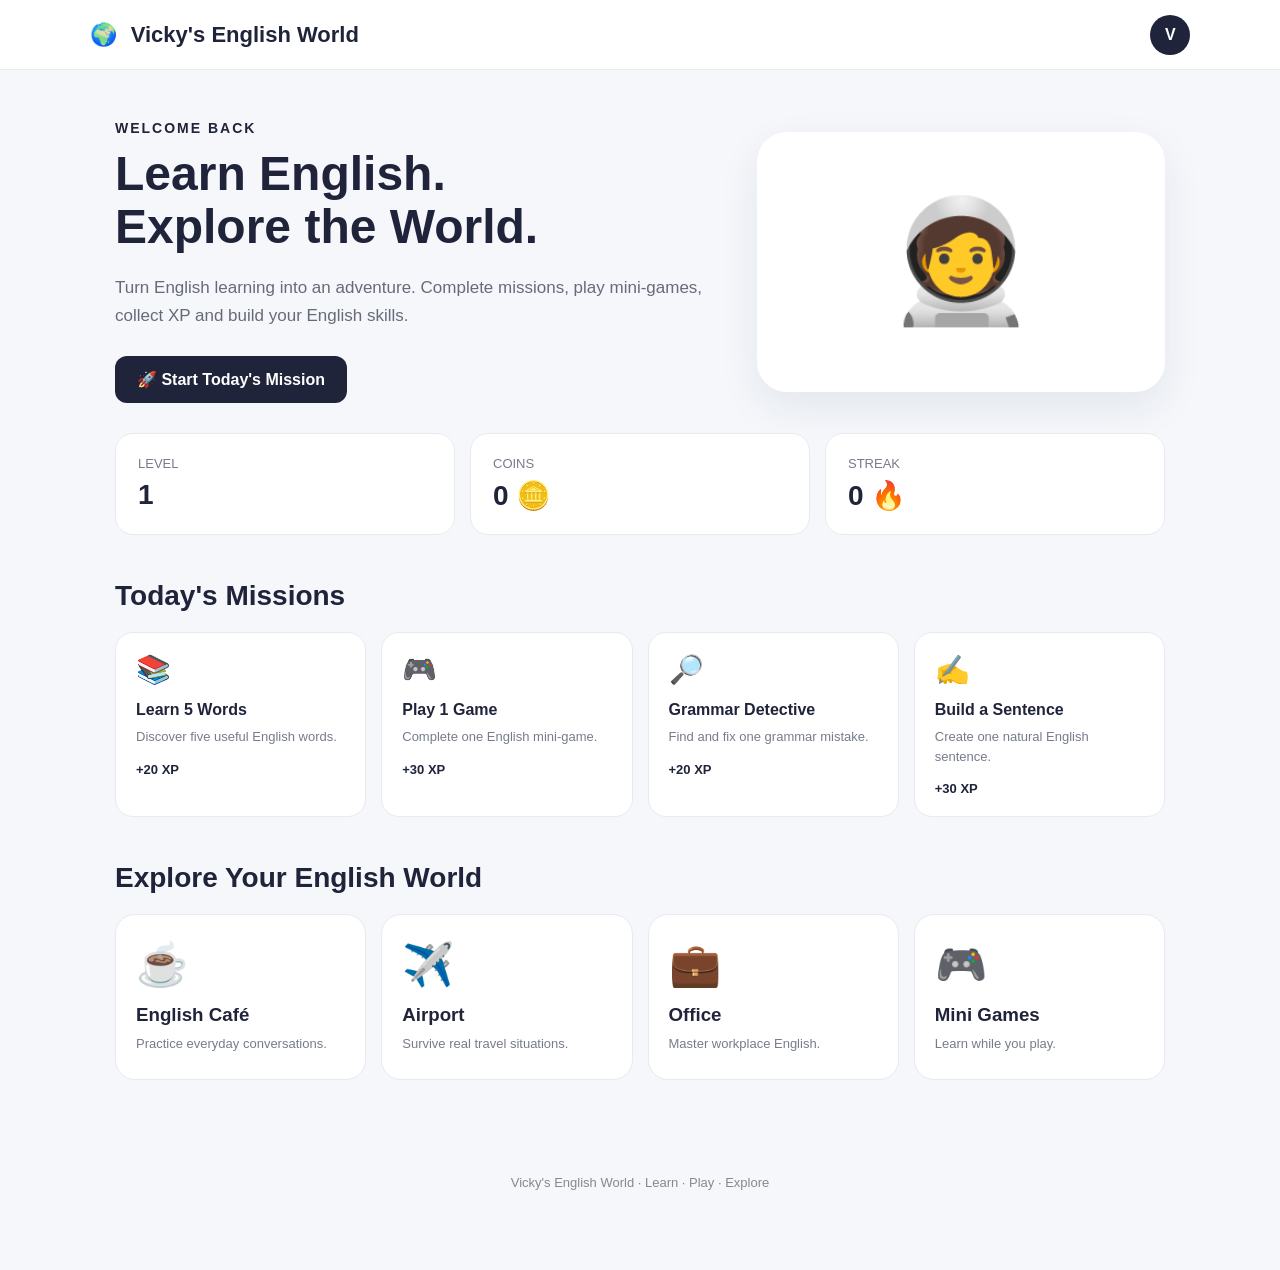
<file: index.html>
<!DOCTYPE html>
<html lang="en">
<head>
  <meta charset="UTF-8">
  <meta name="viewport" content="width=device-width, initial-scale=1.0">
  <title>Vicky's English World</title>

  <style>
    * {
      box-sizing: border-box;
      margin: 0;
      padding: 0;
    }

    body {
      font-family: Arial, sans-serif;
      background: #f5f7fb;
      color: #20243a;
      min-height: 100vh;
    }

    .topbar {
      height: 70px;
      display: flex;
      align-items: center;
      justify-content: space-between;
      padding: 0 7%;
      background: white;
      border-bottom: 1px solid #e8eaf0;
    }

    .logo {
      font-size: 22px;
      font-weight: bold;
    }

    .logo span {
      margin-right: 8px;
    }

    .avatar {
      width: 40px;
      height: 40px;
      border-radius: 50%;
      background: #20243a;
      color: white;
      display: flex;
      align-items: center;
      justify-content: center;
      font-weight: bold;
    }

    .hero {
      max-width: 1100px;
      margin: 50px auto 30px;
      padding: 0 25px;
      display: grid;
      grid-template-columns: 1.5fr 1fr;
      gap: 30px;
      align-items: center;
    }

    .tag {
      font-size: 14px;
      font-weight: bold;
      letter-spacing: 2px;
      margin-bottom: 12px;
    }

    h1 {
      font-size: 48px;
      line-height: 1.1;
      margin-bottom: 20px;
    }

    .hero p {
      color: #666b7a;
      font-size: 17px;
      line-height: 1.7;
      margin-bottom: 25px;
    }

    .button {
      display: inline-block;
      padding: 14px 22px;
      background: #20243a;
      color: white;
      border-radius: 12px;
      text-decoration: none;
      font-weight: bold;
    }

    .character {
      min-height: 260px;
      border-radius: 30px;
      background: white;
      display: flex;
      align-items: center;
      justify-content: center;
      font-size: 120px;
      box-shadow: 0 15px 40px rgba(30, 35, 60, 0.08);
    }

    .stats {
      max-width: 1100px;
      margin: 30px auto;
      padding: 0 25px;
      display: grid;
      grid-template-columns: repeat(3, 1fr);
      gap: 15px;
    }

    .stat {
      background: white;
      padding: 22px;
      border-radius: 18px;
      border: 1px solid #e8eaf0;
    }

    .stat-title {
      color: #777c8c;
      font-size: 13px;
      margin-bottom: 8px;
    }

    .stat-value {
      font-size: 28px;
      font-weight: bold;
    }

    .section {
      max-width: 1100px;
      margin: 45px auto;
      padding: 0 25px;
    }

    .section h2 {
      font-size: 28px;
      margin-bottom: 20px;
    }

    .missions {
      display: grid;
      grid-template-columns: repeat(4, 1fr);
      gap: 15px;
    }

    .mission {
      background: white;
      border: 1px solid #e8eaf0;
      border-radius: 18px;
      padding: 20px;
    }

    .mission-icon {
      font-size: 28px;
      margin-bottom: 15px;
    }

    .mission h3 {
      font-size: 16px;
      margin-bottom: 8px;
    }

    .mission p {
      color: #777c8c;
      font-size: 13px;
      line-height: 1.5;
    }

    .xp {
      margin-top: 15px;
      font-weight: bold;
      font-size: 13px;
    }

    .world {
      display: grid;
      grid-template-columns: repeat(4, 1fr);
      gap: 15px;
    }

    .world-card {
      background: white;
      border-radius: 20px;
      padding: 25px 20px;
      border: 1px solid #e8eaf0;
      text-decoration: none;
      color: #20243a;
      transition: transform 0.2s;
    }

    .world-card:hover {
      transform: translateY(-5px);
    }

    .world-icon {
      font-size: 42px;
      margin-bottom: 15px;
    }

    .world-card h3 {
      margin-bottom: 8px;
    }

    .world-card p {
      color: #777c8c;
      font-size: 13px;
      line-height: 1.5;
    }

    footer {
      text-align: center;
      padding: 50px 20px 80px;
      color: #888;
      font-size: 13px;
    }

    @media (max-width: 800px) {
      .hero {
        grid-template-columns: 1fr;
      }

      h1 {
        font-size: 38px;
      }

      .missions,
      .world {
        grid-template-columns: repeat(2, 1fr);
      }

      .stats {
        grid-template-columns: 1fr;
      }
    }

    @media (max-width: 500px) {
      .missions,
      .world {
        grid-template-columns: 1fr;
      }
    }
  </style>
</head>

<body>

  <header class="topbar">
    <div class="logo">
      <span>🌍</span> Vicky's English World
    </div>

    <div class="avatar">V</div>
  </header>

  <main>

    <section class="hero">
      <div>
        <div class="tag">WELCOME BACK</div>

        <h1>Learn English.<br>Explore the World.</h1>

        <p>
          Turn English learning into an adventure.
          Complete missions, play mini-games,
          collect XP and build your English skills.
        </p>

        <a href="#missions" class="button">
          🚀 Start Today's Mission
        </a>
      </div>

      <div class="character">
        🧑‍🚀
      </div>
    </section>


    <section class="stats">

      <div class="stat">
        <div class="stat-title">LEVEL</div>
        <div class="stat-value">1</div>
      </div>

      <div class="stat">
        <div class="stat-title">COINS</div>
        <div class="stat-value">0 🪙</div>
      </div>

      <div class="stat">
        <div class="stat-title">STREAK</div>
        <div class="stat-value">0 🔥</div>
      </div>

    </section>


    <section class="section" id="missions">

      <h2>Today's Missions</h2>

      <div class="missions">

        <div class="mission">
          <div class="mission-icon">📚</div>
          <h3>Learn 5 Words</h3>
          <p>Discover five useful English words.</p>
          <div class="xp">+20 XP</div>
        </div>

        <div class="mission">
          <div class="mission-icon">🎮</div>
          <h3>Play 1 Game</h3>
          <p>Complete one English mini-game.</p>
          <div class="xp">+30 XP</div>
        </div>

        <div class="mission">
          <div class="mission-icon">🔎</div>
          <h3>Grammar Detective</h3>
          <p>Find and fix one grammar mistake.</p>
          <div class="xp">+20 XP</div>
        </div>

        <div class="mission">
          <div class="mission-icon">✍️</div>
          <h3>Build a Sentence</h3>
          <p>Create one natural English sentence.</p>
          <div class="xp">+30 XP</div>
        </div>

      </div>

    </section>


    <section class="section">

      <h2>Explore Your English World</h2>

      <div class="world">

        <a class="world-card" href="#">
          <div class="world-icon">☕</div>
          <h3>English Café</h3>
          <p>Practice everyday conversations.</p>
        </a>

        <a class="world-card" href="#">
          <div class="world-icon">✈️</div>
          <h3>Airport</h3>
          <p>Survive real travel situations.</p>
        </a>

        <a class="world-card" href="#">
          <div class="world-icon">💼</div>
          <h3>Office</h3>
          <p>Master workplace English.</p>
        </a>

        <a class="world-card" href="games.html">
          <div class="world-icon">🎮</div>
          <h3>Mini Games</h3>
          <p>Learn while you play.</p>
        </a>

      </div>

    </section>

  </main>


  <footer>
    Vicky's English World · Learn · Play · Explore
  </footer>

</body>
</html>
</file>
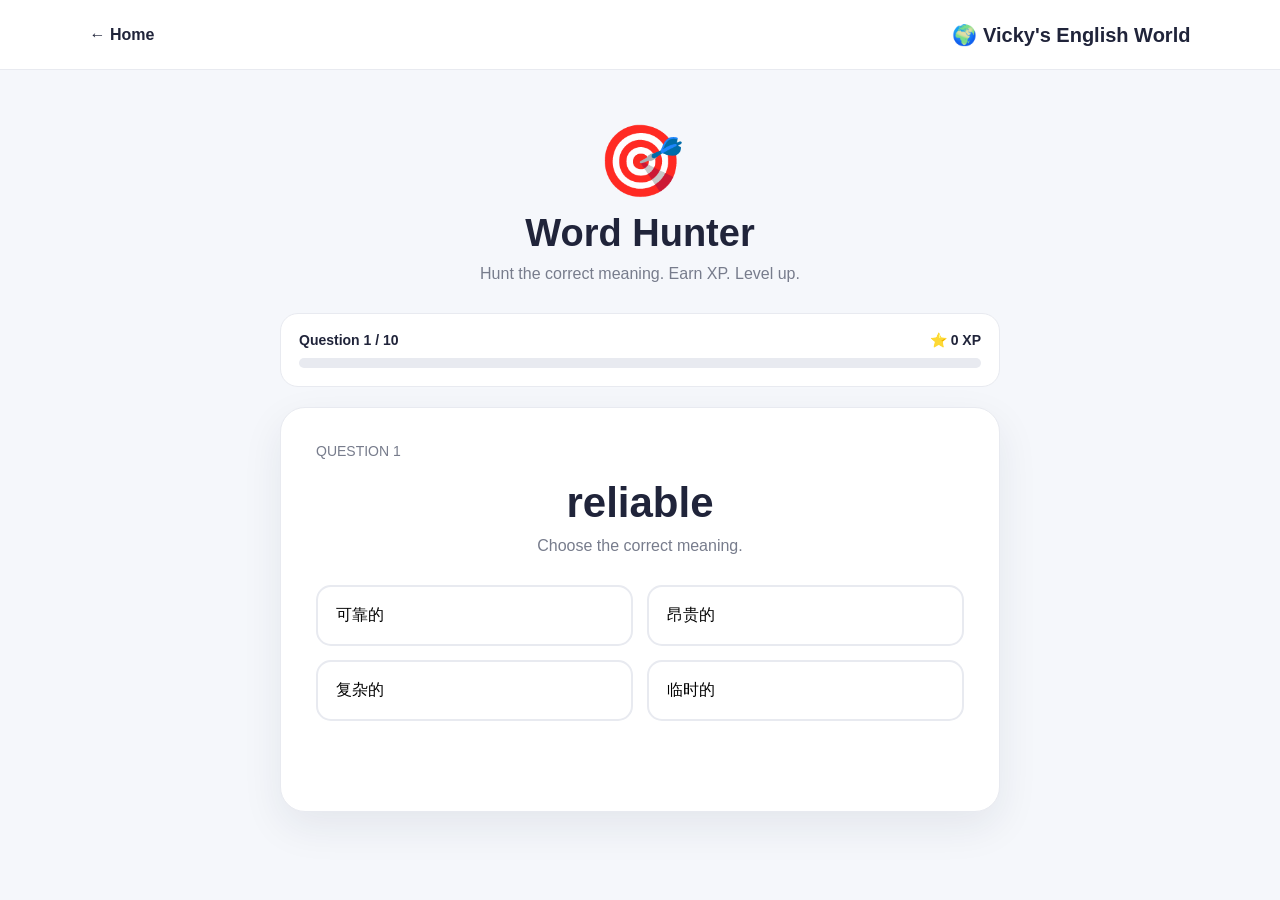
<file: games.html>
<!DOCTYPE html>
<html lang="en">
<head>
  <meta charset="UTF-8">
  <meta name="viewport" content="width=device-width, initial-scale=1.0">
  <title>Word Hunter | Vicky's English World</title>

  <style>
    * {
      box-sizing: border-box;
      margin: 0;
      padding: 0;
    }

    body {
      font-family: Arial, sans-serif;
      background: #f5f7fb;
      color: #20243a;
      min-height: 100vh;
    }

    .topbar {
      height: 70px;
      background: white;
      border-bottom: 1px solid #e8eaf0;
      display: flex;
      align-items: center;
      justify-content: space-between;
      padding: 0 7%;
    }

    .back {
      color: #20243a;
      text-decoration: none;
      font-weight: bold;
    }

    .logo {
      font-weight: bold;
      font-size: 20px;
    }

    .game {
      max-width: 760px;
      margin: 50px auto;
      padding: 0 20px;
    }

    .game-header {
      text-align: center;
      margin-bottom: 30px;
    }

    .game-icon {
      font-size: 70px;
      margin-bottom: 10px;
    }

    .game-header h1 {
      font-size: 38px;
      margin-bottom: 10px;
    }

    .game-header p {
      color: #777c8c;
    }

    .progress-box {
      background: white;
      border-radius: 18px;
      padding: 18px;
      margin-bottom: 20px;
      border: 1px solid #e8eaf0;
    }

    .progress-info {
      display: flex;
      justify-content: space-between;
      margin-bottom: 10px;
      font-size: 14px;
      font-weight: bold;
    }

    .progress {
      height: 10px;
      background: #e8eaf0;
      border-radius: 20px;
      overflow: hidden;
    }

    .progress-bar {
      height: 100%;
      width: 0%;
      background: #20243a;
      transition: width 0.3s;
    }

    .question-card {
      background: white;
      border-radius: 25px;
      padding: 35px;
      border: 1px solid #e8eaf0;
      box-shadow: 0 15px 40px rgba(30, 35, 60, 0.08);
    }

    .question-number {
      color: #777c8c;
      font-size: 14px;
      margin-bottom: 15px;
    }

    .word {
      font-size: 42px;
      font-weight: bold;
      text-align: center;
      margin: 20px 0 10px;
    }

    .question {
      text-align: center;
      color: #777c8c;
      margin-bottom: 30px;
    }

    .options {
      display: grid;
      grid-template-columns: 1fr 1fr;
      gap: 14px;
    }

    .option {
      border: 2px solid #e8eaf0;
      background: white;
      border-radius: 15px;
      padding: 18px;
      font-size: 16px;
      cursor: pointer;
      text-align: left;
      transition: 0.2s;
    }

    .option:hover {
      transform: translateY(-2px);
      border-color: #20243a;
    }

    .option.correct {
      border-color: #20243a;
      background: #eef0f7;
    }

    .option.wrong {
      border-color: #777;
      background: #f1f1f1;
    }

    .feedback {
      text-align: center;
      margin-top: 25px;
      min-height: 30px;
      font-weight: bold;
    }

    .next {
      display: block;
      width: 100%;
      border: none;
      background: #20243a;
      color: white;
      padding: 15px;
      border-radius: 13px;
      margin-top: 20px;
      font-size: 16px;
      font-weight: bold;
      cursor: pointer;
      display: none;
    }

    .result {
      display: none;
      text-align: center;
      background: white;
      border-radius: 25px;
      padding: 45px 25px;
      border: 1px solid #e8eaf0;
    }

    .result-icon {
      font-size: 70px;
      margin-bottom: 15px;
    }

    .result h2 {
      font-size: 32px;
      margin-bottom: 15px;
    }

    .result p {
      color: #777c8c;
      line-height: 1.7;
    }

    .reward {
      font-size: 22px;
      font-weight: bold;
      margin: 25px 0;
    }

    .restart,
    .home {
      display: inline-block;
      text-decoration: none;
      border: none;
      background: #20243a;
      color: white;
      padding: 13px 20px;
      border-radius: 12px;
      font-weight: bold;
      cursor: pointer;
      margin: 5px;
    }

    .home {
      background: #e8eaf0;
      color: #20243a;
    }

    @media (max-width: 600px) {
      .options {
        grid-template-columns: 1fr;
      }

      .word {
        font-size: 34px;
      }

      .question-card {
        padding: 25px 18px;
      }
    }
  </style>
</head>

<body>

  <header class="topbar">
    <a class="back" href="index.html">← Home</a>
    <div class="logo">🌍 Vicky's English World</div>
  </header>

  <main class="game">

    <div class="game-header">
      <div class="game-icon">🎯</div>
      <h1>Word Hunter</h1>
      <p>Hunt the correct meaning. Earn XP. Level up.</p>
    </div>

    <div class="progress-box">
      <div class="progress-info">
        <span id="progressText">Question 1 / 10</span>
        <span id="scoreText">⭐ 0 XP</span>
      </div>

      <div class="progress">
        <div class="progress-bar" id="progressBar"></div>
      </div>
    </div>


    <section class="question-card" id="questionCard">

      <div class="question-number" id="questionNumber">
        QUESTION 1
      </div>

      <div class="word" id="word">
        reliable
      </div>

      <div class="question">
        Choose the correct meaning.
      </div>

      <div class="options" id="options"></div>

      <div class="feedback" id="feedback"></div>

      <button class="next" id="nextButton">
        Next Question →
      </button>

    </section>


    <section class="result" id="result">

      <div class="result-icon">🏆</div>

      <h2>Mission Complete!</h2>

      <p id="resultText"></p>

      <div class="reward" id="reward"></div>

      <button class="restart" onclick="restartGame()">
        🔄 Play Again
      </button>

      <a class="home" href="index.html">
        🏠 Home
      </a>

    </section>

  </main>


  <script>

    const questions = [

      {
        word: "reliable",
        options: [
          "可靠的",
          "昂贵的",
          "复杂的",
          "临时的"
        ],
        answer: "可靠的"
      },

      {
        word: "efficiency",
        options: [
          "效率",
          "经验",
          "环境",
          "机会"
        ],
        answer: "效率"
      },

      {
        word: "sustainable",
        options: [
          "可持续的",
          "危险的",
          "传统的",
          "短暂的"
        ],
        answer: "可持续的"
      },

      {
        word: "implement",
        options: [
          "实施",
          "拒绝",
          "解释",
          "减少"
        ],
        answer: "实施"
      },

      {
        word: "interdependence",
        options: [
          "相互依赖",
          "国际贸易",
          "经济增长",
          "社会变化"
        ],
        answer: "相互依赖"
      },

      {
        word: "adapt",
        options: [
          "适应",
          "预测",
          "比较",
          "创造"
        ],
        answer: "适应"
      },

      {
        word: "productivity",
        options: [
          "生产率",
          "人口",
          "价格",
          "收入"
        ],
        answer: "生产率"
      },

      {
        word: "challenge",
        options: [
          "挑战",
          "结果",
          "资源",
          "准备"
        ],
        answer: "挑战"
      },

      {
        word: "opportunity",
        options: [
          "机会",
          "限制",
          "原因",
          "风险"
        ],
        answer: "机会"
      },

      {
        word: "development",
        options: [
          "发展",
          "下降",
          "争议",
          "依赖"
        ],
        answer: "发展"
      }

    ];


    let current = 0;
    let score = 0;
    let answered = false;


    const wordElement = document.getElementById("word");
    const optionsElement = document.getElementById("options");
    const feedbackElement = document.getElementById("feedback");
    const nextButton = document.getElementById("nextButton");
    const progressText = document.getElementById("progressText");
    const scoreText = document.getElementById("scoreText");
    const progressBar = document.getElementById("progressBar");


    function loadQuestion() {

      answered = false;

      const q = questions[current];

      wordElement.textContent = q.word;

      progressText.textContent =
        "Question " + (current + 1) + " / " + questions.length;

      scoreText.textContent =
        "⭐ " + score + " XP";

      progressBar.style.width =
        ((current) / questions.length * 100) + "%";

      feedbackElement.textContent = "";

      nextButton.style.display = "none";

      optionsElement.innerHTML = "";

      q.options.forEach(function(option) {

        const button = document.createElement("button");

        button.className = "option";

        button.textContent = option;

        button.onclick = function() {
          checkAnswer(button, option);
        };

        optionsElement.appendChild(button);

      });

    }


    function checkAnswer(button, option) {

      if (answered) {
        return;
      }

      answered = true;

      const correctAnswer = questions[current].answer;

      const allButtons =
        document.querySelectorAll(".option");

      allButtons.forEach(function(btn) {

        if (btn.textContent === correctAnswer) {
          btn.classList.add("correct");
        }

      });


      if (option === correctAnswer) {

        score += 10;

        button.classList.add("correct");

        feedbackElement.textContent =
          "✅ Correct! +10 XP";

      } else {

        button.classList.add("wrong");

        feedbackElement.textContent =
          "❌ Not quite. The answer is: " + correctAnswer;

      }


      scoreText.textContent =
        "⭐ " + score + " XP";

      nextButton.style.display = "block";

    }


    nextButton.onclick = function() {

      current++;

      if (current >= questions.length) {

        finishGame();

      } else {

        loadQuestion();

      }

    };


    function finishGame() {

      document.getElementById("questionCard").style.display =
        "none";

      document.getElementById("result").style.display =
        "block";

      progressBar.style.width = "100%";

      const correct =
        score / 10;

      document.getElementById("resultText").textContent =
        "You got " + correct + " out of " +
        questions.length + " questions correct.";

      document.getElementById("reward").textContent =
        "⭐ +" + score + " XP   🪙 +" + Math.floor(score / 2) + " Coins";


      let totalXP =
        Number(localStorage.getItem("vicky_xp")) || 0;

      let totalCoins =
        Number(localStorage.getItem("vicky_coins")) || 0;

      totalXP += score;

      totalCoins += Math.floor(score / 2);

      localStorage.setItem("vicky_xp", totalXP);

      localStorage.setItem("vicky_coins", totalCoins);

    }


    function restartGame() {

      current = 0;

      score = 0;

      document.getElementById("questionCard").style.display =
        "block";

      document.getElementById("result").style.display =
        "none";

      loadQuestion();

    }


    loadQuestion();

  </script>

</body>
</html>
</file>
